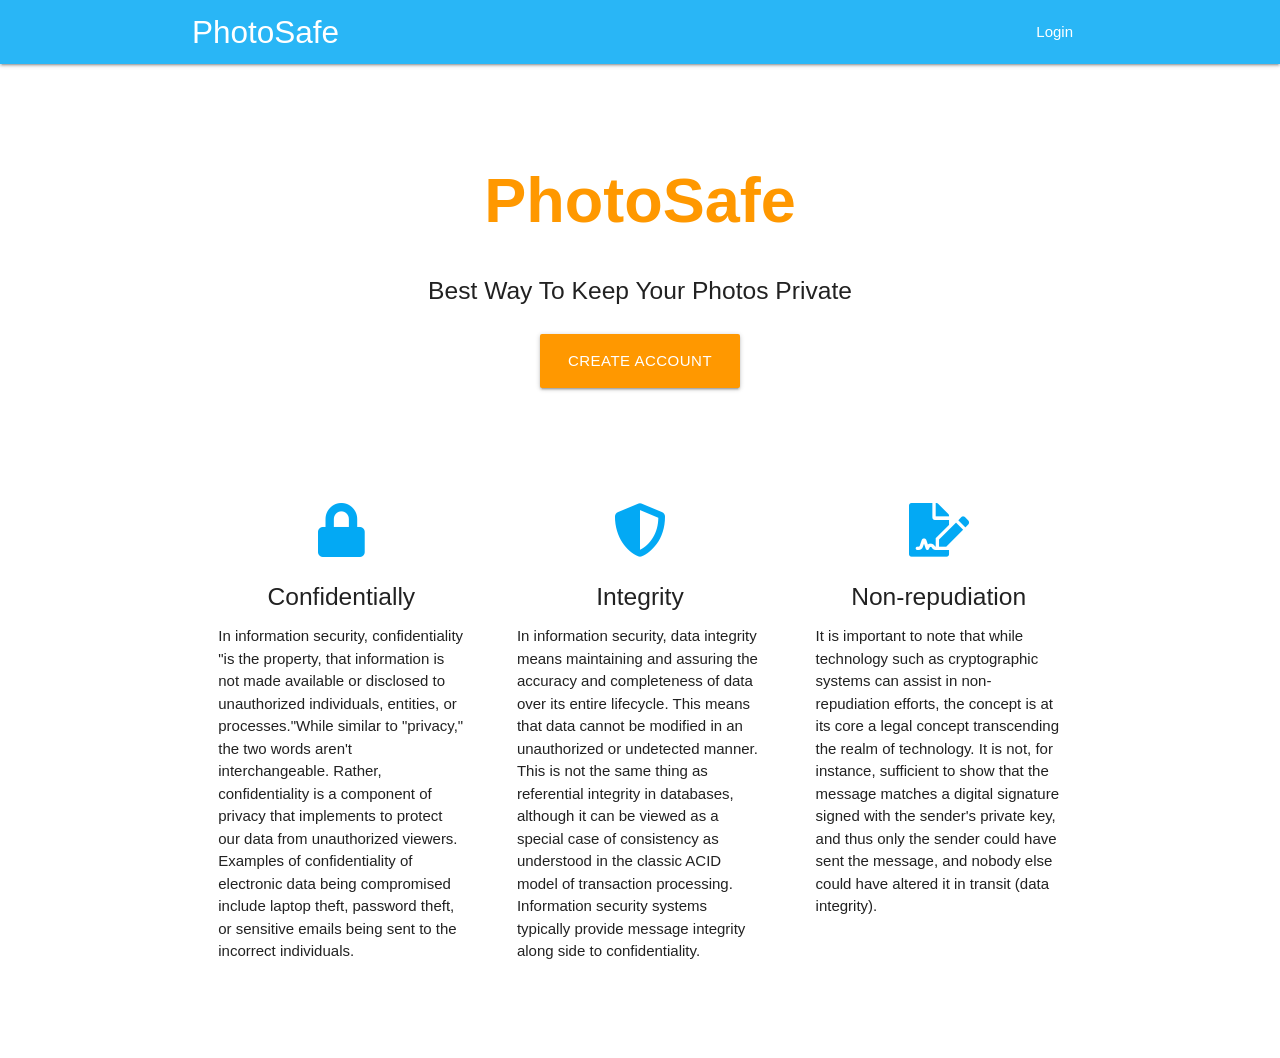
<file: src/main/resources/static/index.html>
<!DOCTYPE html>
<html lang="en">
<head>
  <meta http-equiv="Content-Type" content="text/html; charset=UTF-8"/>
  <meta name="viewport" content="width=device-width, initial-scale=1, maximum-scale=1.0"/>
  <title>PhotoSafe</title>

  <!-- CSS  -->
  <link href="https://fonts.googleapis.com/icon?family=Material+Icons" rel="stylesheet">
  <link href="css/materialize.css" type="text/css" rel="stylesheet" media="screen,projection"/>
  <link href="css/style.css" type="text/css" rel="stylesheet" media="screen,projection"/>
  <link rel="stylesheet" href="https://use.fontawesome.com/releases/v5.8.2/css/all.css" integrity="sha384-oS3vJWv+0UjzBfQzYUhtDYW+Pj2yciDJxpsK1OYPAYjqT085Qq/1cq5FLXAZQ7Ay" crossorigin="anonymous">
  <script src="js/jquery-3.4.1.js"></script>
  <script src="js/materialize.js"></script>
  <script src="js/script.js"></script>

</head>
<body>
    <nav class="light-blue lighten-1" role="navigation">
        <div class="nav-wrapper container"><a id="logo-container" href="#" class="brand-logo weight-500">PhotoSafe</a>
          <ul class="right hide-on-med-and-down">
            <li><a href="#login_modal" id = "open_login_modal" class = "modal-trigger weight-500">Login</a></li>
      </div>
          </ul>
    
          <ul id="nav-mobile" class="sidenav">
            <li><a class = "weight-500" href="#">Login</a></li>
          </ul>
        </div>
      </nav>


      <!-- Create Account Modal Structure -->
      <div id="signup_modal" class="modal modal-fixed-footer">
          <div class="modal-content grey lighten-5">
            <div class ="row">
              <h4 class = "col s12 center-align modal-title light-blue-text" >Create Account</h4>
            </div>
              <div class="row">
                  <form class="col s12">
                    <div class="row">
                      <div class="input-field col s12">
                        <i class="material-icons prefix">perm_identity</i>
                        <textarea id="signup_email_input" class="materialize-textarea"></textarea>
                        <label for="signup_email_input">Email</label>
                      </div>
                    </div>
                  </form>
                </div>
  
                <div class="row">
                    <form class="col s12">
                      <div class="row">
                        <div class="input-field col s12">
                          <i class="material-icons prefix">lock_outline</i>
                          <textarea id="signup_password_input" class="materialize-textarea"></textarea>
                          <label for="signup_password_input">Password</label>
                        </div>
                      </div>
                    </form>
                  </div>

                  <div class="row">
                      <form class="col s12">
                        <div class="row">
                          <div class="input-field col s12">
                            <i class="material-icons prefix">lock_outline</i>
                            <textarea id="signup_password_repeat_input" class="materialize-textarea"></textarea>
                            <label for="signup_password_repeat_input">Repeat Password</label>
                          </div>
                        </div>
                      </form>
                    </div>
  
                  <div class="row">
                      <form class="col s12">
                        <div class="row">
                          <h5 id = "validation_error_text_signup" class = "red-text center-align"></h5>
                        </div>
                      </form>
                    </div>
          </div>
          <div class="modal-footer light-blue">
            
                <a href="#" id="signup_modal_btn" class="waves-effect waves-light orange btn">Sign up</a>
  
                <a href="#signup_modal" id = "close_signup_modal" class="waves-effect waves-light orange btn modal-close">Close</a>
           
            
          </div>
        </div>

      

      <!-- Modal Structure -->
      <div id="login_modal" class="modal modal-fixed-footer">
        <div class="modal-content grey lighten-5">
          <div class ="row">
            <h4 class = "col s12 center-align modal-title light-blue-text">Login</h4>
          </div>
            <div class="row">
                <form class="col s12">
                  <div class="row">
                    <div class="input-field col s12">
                      <i class="material-icons prefix">perm_identity</i>
                      <textarea id="login_email_input" class="materialize-textarea"></textarea>
                      <label for="login_email_input">Email</label>
                    </div>
                  </div>
                </form>
              </div>

              <div class="row">
                  <form class="col s12">
                    <div class="row">
                      <div class="input-field col s12">
                        <i class="material-icons prefix">lock_outline</i>
                        <textarea id="login_password_input" class="materialize-textarea"></textarea>
                        <label for="login_password_input">Password</label>
                      </div>
                    </div>
                  </form>
                </div>

                <div class="row">
                    <form class="col s12">
                      <div class="row">
                        <h5 id = "validation_error_text_login" class = "red-text center-align"></h5>
                      </div>
                    </form>
                  </div>
        </div>
        <div class="modal-footer light-blue">
         
              <a href="#" id="login_modal_btn" class="waves-effect waves-light orange btn">Login</a>

              <a href="#login_modal" id = "close_login_modal" class="waves-effect waves-light orange btn modal-close">Close</a>
      
          
        </div>
      </div>

      
  <div class="section no-pad-bot" id="index-banner">
    <div class="container">
      <br><br>
      <h1 class="header center orange-text weight-600">PhotoSafe</h1>
      <div class="row center">
        <h5 class="header col s12 light weight-500">Best Way To Keep Your Photos Private</h5>
      </div>
      <div class="row center">

     
        <a href="#signup_modal" id="open_signup_modal" class="btn-large waves-effect waves-light orange modal-trigger ">Create Account</a>
      </div>
      <br><br>

    </div>
  </div>


  <div class="container">
    <div class="section">

      <!--   Icon Section   -->
      <div class="row">
        <div class="col s12 m4">
          <div class="icon-block">
            <h2 class="center light-blue-text"><i class="fas fa-lock"></i></h2>
            <h5 class="center weight-500">Confidentially</h5>

            <p class="light ">In information security, confidentiality "is the property, that information is not made available or disclosed to unauthorized individuals, entities, or processes."While similar to "privacy," the two words aren't interchangeable. Rather, confidentiality is a component of privacy that implements to protect our data from unauthorized viewers. Examples of confidentiality of electronic data being compromised include laptop theft, password theft, or sensitive emails being sent to the incorrect individuals.</p>
          </div>
        </div>

        <div class="col s12 m4">
          <div class="icon-block">
            <h2 class="center light-blue-text"><i class="fas fa-shield-alt"></i></h2>
            <h5 class="center weight-500">Integrity</h5>

            <p class="light">In information security, data integrity means maintaining and assuring the accuracy and completeness of data over its entire lifecycle. This means that data cannot be modified in an unauthorized or undetected manner. This is not the same thing as referential integrity in databases, although it can be viewed as a special case of consistency as understood in the classic ACID model of transaction processing. Information security systems typically provide message integrity along side to confidentiality.</p>
          </div>
        </div>

        <div class="col s12 m4">
          <div class="icon-block">
            <h2 class="center light-blue-text"><i class="fas fa-file-signature"></i></h2>
            <h5 class="center weight-500">Non-repudiation</h5>

            <p class="light">It is important to note that while technology such as cryptographic systems can assist in non-repudiation efforts, the concept is at its core a legal concept transcending the realm of technology. It is not, for instance, sufficient to show that the message matches a digital signature signed with the sender's private key, and thus only the sender could have sent the message, and nobody else could have altered it in transit (data integrity).</p>
          </div>
        </div>
      </div>

    </div>
    <br><br>
  </div>

 
  

  </body>
</html>
</file>
<file: WebApplication/src/main/resources/static/css/user.css>
#safeLogo, #uploadDiv{
    padding-left: 8px;
}

#us{
	margin-top:20px;
	margin-left: 8px;
	margin-right: 10px;
	width:250px;
	height:250px;
	color: black;
	border: 1px solid black;
	background-color: white;
}
</file>
<file: src/main/resources/static/css/style.css>
/* Custom Stylesheet */
/**
 * Use this file to override Materialize files so you can update
 * the core Materialize files in the future
 *
 * Made By MaterializeCSS.com
 */

.icon-block {
  padding: 0 15px;
}
.icon-block .material-icons {
	font-size: inherit;
}

.modal-title{
  font-weight: 700;
}

.weight-600{
	font-weight:600;
}

.weight-500{
	font-weight:500;
}
</file>
